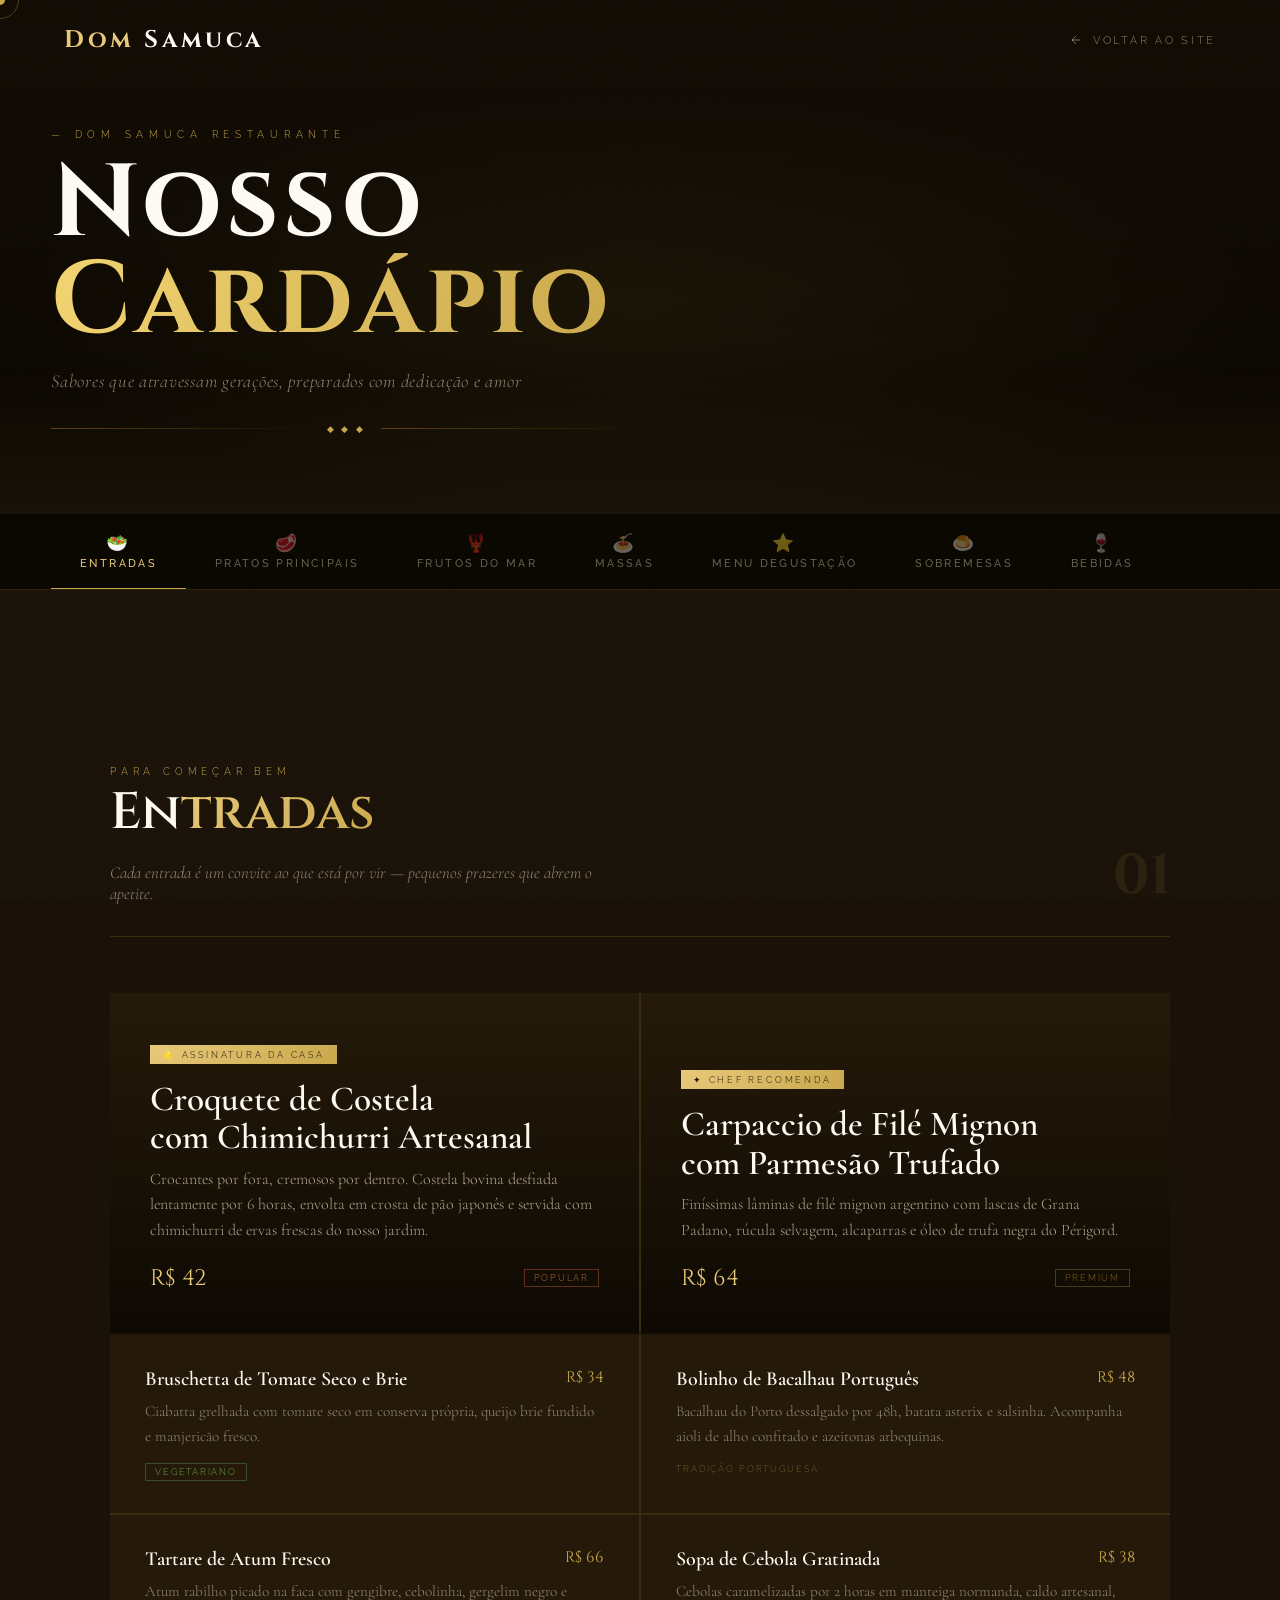
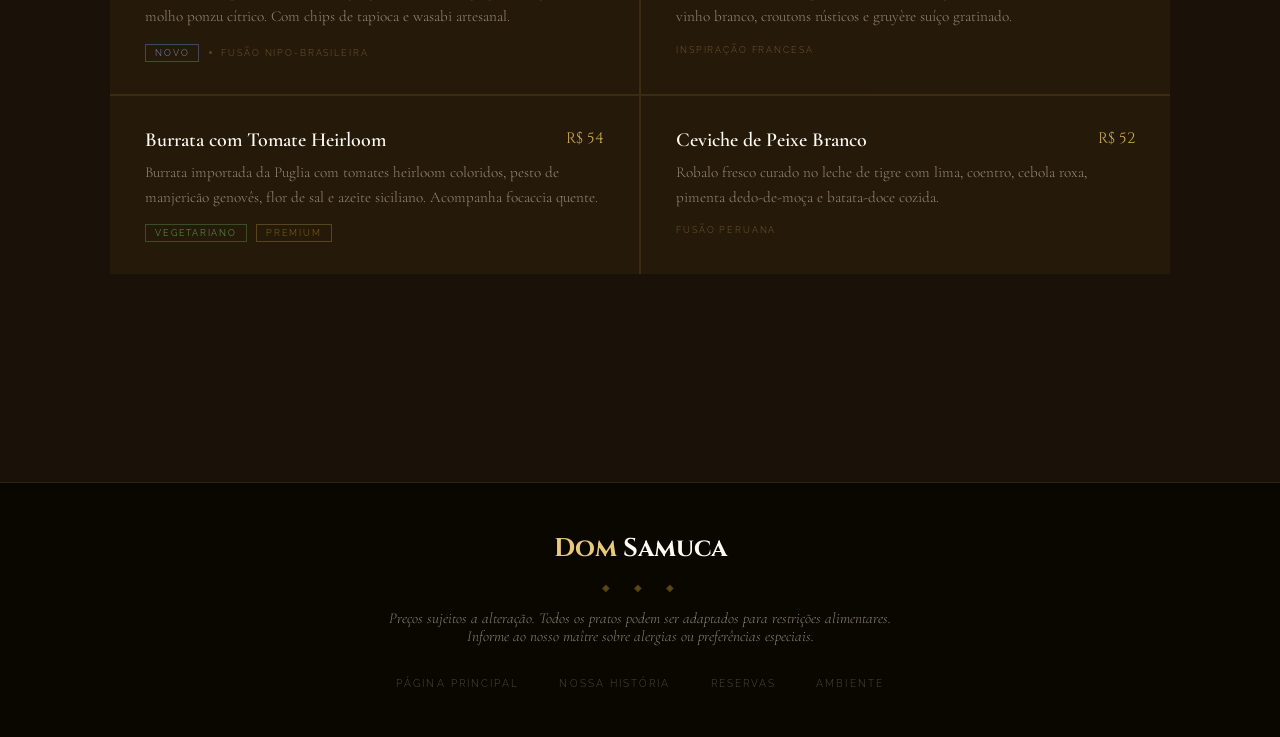
<file: cardapio.html>
<!DOCTYPE html>
<html lang="pt-BR">
<head>
  <meta charset="UTF-8"/>
  <meta name="viewport" content="width=device-width, initial-scale=1.0"/>
  <title>Cardápio — Dom Samuca</title>
  <link href="https://fonts.googleapis.com/css2?family=Cormorant+Garamond:ital,wght@0,300;0,400;0,500;0,600;1,300;1,400;1,600&family=Cinzel:wght@400;500;600;700&family=Raleway:wght@200;300;400;500;600&display=swap" rel="stylesheet"/>
  <link rel="stylesheet" href="style.css"/>
  <link rel="stylesheet" href="cardapio.css"/>
</head>
<body>

  <!-- CURSOR -->
  <div id="cursor"></div>
  <div id="cursor-ring"></div>

  <!-- NAV -->
  <nav id="navbar">
    <a class="nav-logo" href="index.html">Dom <span>Samuca</span></a>
    <a class="nav-back" href="index.html">
      <svg viewBox="0 0 24 24"><path d="M19 12H5M12 5l-7 7 7 7"/></svg>
      Voltar ao site
    </a>
  </nav>

  <!-- HERO -->
  <header class="menu-hero">
    <div class="menu-hero-bg"></div>
    <div class="menu-hero-inner">
      <p class="hero-eyebrow">Dom Samuca Restaurante</p>
      <h1>
        <span class="line1">Nosso</span>
        <span class="line2">Cardápio</span>
      </h1>
      <p class="hero-tagline">Sabores que atravessam gerações, preparados com dedicação e amor</p>
      <div class="hero-rule">
        <div class="hero-rule-line"></div>
        <span class="hero-rule-diamond">◆ ◆ ◆</span>
        <div class="hero-rule-line" style="background:linear-gradient(90deg,transparent,var(--gold-dim));transform:scaleX(-1);"></div>
      </div>
    </div>
  </header>

  <!-- STICKY CATEGORY NAV -->
  <div class="category-nav" id="catNav">
    <div class="category-nav-inner">
      <button class="cat-btn active" data-section="entradas"><span class="cat-icon">🥗</span>Entradas</button>
      <button class="cat-btn" data-section="principais"><span class="cat-icon">🥩</span>Pratos Principais</button>
      <button class="cat-btn" data-section="frutos"><span class="cat-icon">🦞</span>Frutos do Mar</button>
      <button class="cat-btn" data-section="massas"><span class="cat-icon">🍝</span>Massas</button>
      <button class="cat-btn" data-section="degustacao"><span class="cat-icon">⭐</span>Menu Degustação</button>
      <button class="cat-btn" data-section="sobremesas"><span class="cat-icon">🍮</span>Sobremesas</button>
      <button class="cat-btn" data-section="bebidas"><span class="cat-icon">🍷</span>Bebidas</button>
    </div>
  </div>

  <!-- MAIN BODY -->
  <main class="menu-body">

    <!-- ENTRADAS -->
    <section class="menu-section active" id="sec-entradas">
      <div class="section-head rv">
        <div class="section-head-left">
          <div class="section-cat-label">Para Começar Bem</div>
          <h2 class="section-title">En<em>tradas</em></h2>
          <p class="section-desc">Cada entrada é um convite ao que está por vir — pequenos prazeres que abrem o apetite.</p>
        </div>
        <div class="section-count">01</div>
      </div>
      <div class="featured-grid rv rv1">
        <div class="featured-card">
          <div class="featured-card-img" style="background-image:url('https://images.unsplash.com/photo-1541014741259-de529411b96a?w=900&q=80')"></div>
          <div class="featured-card-overlay"></div>
          <div class="featured-card-body">
            <span class="featured-badge">⭐ Assinatura da Casa</span>
            <div class="featured-name">Croquete de Costela<br/>com Chimichurri Artesanal</div>
            <div class="featured-desc">Crocantes por fora, cremosos por dentro. Costela bovina desfiada lentamente por 6 horas, envolta em crosta de pão japonês e servida com chimichurri de ervas frescas do nosso jardim.</div>
            <div class="featured-footer"><div class="featured-price">R$ 42</div><div class="featured-tags"><span class="tag hot">Popular</span></div></div>
          </div>
        </div>
        <div class="featured-card">
          <div class="featured-card-img" style="background-image:url('https://images.unsplash.com/photo-1580822184713-fc5400e7fe10?w=900&q=80')"></div>
          <div class="featured-card-overlay"></div>
          <div class="featured-card-body">
            <span class="featured-badge">✦ Chef Recomenda</span>
            <div class="featured-name">Carpaccio de Filé Mignon<br/>com Parmesão Trufado</div>
            <div class="featured-desc">Finíssimas lâminas de filé mignon argentino com lascas de Grana Padano, rúcula selvagem, alcaparras e óleo de trufa negra do Périgord.</div>
            <div class="featured-footer"><div class="featured-price">R$ 64</div><div class="featured-tags"><span class="tag">Premium</span></div></div>
          </div>
        </div>
      </div>
      <div class="items-grid rv rv2" style="margin-top:2px;">
        <div class="item-card"><div class="item-top"><div class="item-name">Bruschetta de Tomate Seco e Brie</div><div class="item-price">R$ 34</div></div><div class="item-desc">Ciabatta grelhada com tomate seco em conserva própria, queijo brie fundido e manjericão fresco.</div><div class="item-meta"><span class="tag veg">Vegetariano</span></div></div>
        <div class="item-card"><div class="item-top"><div class="item-name">Bolinho de Bacalhau Português</div><div class="item-price">R$ 48</div></div><div class="item-desc">Bacalhau do Porto dessalgado por 48h, batata asterix e salsinha. Acompanha aioli de alho confitado e azeitonas arbequinas.</div><div class="item-meta"><span class="item-origin">Tradição Portuguesa</span></div></div>
        <div class="item-card"><div class="item-top"><div class="item-name">Tartare de Atum Fresco</div><div class="item-price">R$ 66</div></div><div class="item-desc">Atum rabilho picado na faca com gengibre, cebolinha, gergelim negro e molho ponzu cítrico. Com chips de tapioca e wasabi artesanal.</div><div class="item-meta"><span class="tag new">Novo</span><span class="item-dot"></span><span class="item-origin">Fusão Nipo-Brasileira</span></div></div>
        <div class="item-card"><div class="item-top"><div class="item-name">Sopa de Cebola Gratinada</div><div class="item-price">R$ 38</div></div><div class="item-desc">Cebolas caramelizadas por 2 horas em manteiga normanda, caldo artesanal, vinho branco, croutons rústicos e gruyère suíço gratinado.</div><div class="item-meta"><span class="item-origin">Inspiração Francesa</span></div></div>
        <div class="item-card"><div class="item-top"><div class="item-name">Burrata com Tomate Heirloom</div><div class="item-price">R$ 54</div></div><div class="item-desc">Burrata importada da Puglia com tomates heirloom coloridos, pesto de manjericão genovês, flor de sal e azeite siciliano. Acompanha focaccia quente.</div><div class="item-meta"><span class="tag veg">Vegetariano</span><span class="tag">Premium</span></div></div>
        <div class="item-card"><div class="item-top"><div class="item-name">Ceviche de Peixe Branco</div><div class="item-price">R$ 52</div></div><div class="item-desc">Robalo fresco curado no leche de tigre com lima, coentro, cebola roxa, pimenta dedo-de-moça e batata-doce cozida.</div><div class="item-meta"><span class="item-origin">Fusão Peruana</span></div></div>
      </div>
    </section>

    <!-- PRATOS PRINCIPAIS -->
    <section class="menu-section" id="sec-principais">
      <div class="section-head rv">
        <div class="section-head-left">
          <div class="section-cat-label">O Coração do Cardápio</div>
          <h2 class="section-title">Pratos <em>Principais</em></h2>
          <p class="section-desc">Da brasa ao forno lento, cada prato é uma declaração de amor à gastronomia brasileira.</p>
        </div>
        <div class="section-count">02</div>
      </div>
      <div class="featured-grid rv rv1">
        <div class="featured-card">
          <div class="featured-card-img" style="background-image:url('https://images.unsplash.com/photo-1544025162-d76694265947?w=900&q=80')"></div>
          <div class="featured-card-overlay"></div>
          <div class="featured-card-body">
            <span class="featured-badge">👑 Estrela da Casa</span>
            <div class="featured-name">Costela Bovina Assada<br/>8 Horas no Forno</div>
            <div class="featured-desc">A costela entra ao forno às 6h. Temperada com sal grosso, alho e ervas silvestres. Desfiada na mesa. Acompanha purê de mandioca com manteiga e salada de agrião com amêndoas.</div>
            <div class="featured-footer"><div class="featured-price">R$ 115</div><div class="featured-tags"><span class="tag hot">Esgota Rápido</span></div></div>
          </div>
        </div>
        <div class="featured-card">
          <div class="featured-card-img" style="background-image:url('https://images.unsplash.com/photo-1558030006-450675393462?w=900&q=80')"></div>
          <div class="featured-card-overlay"></div>
          <div class="featured-card-body">
            <span class="featured-badge">🔥 Grelha da Casa</span>
            <div class="featured-name">Picanha Angus na Brasa<br/>com Farofa Especial</div>
            <div class="featured-desc">Picanha de raça angus certificada, grelhada na brasa de carvão de coco. Acompanha farofa de bacon artesanal, vinagrete de ervas frescas e arroz com brócolis gratinado.</div>
            <div class="featured-footer"><div class="featured-price">R$ 98</div><div class="featured-tags"><span class="tag">Assinatura</span></div></div>
          </div>
        </div>
      </div>
      <div class="items-grid rv rv2" style="margin-top:2px;">
        <div class="item-card"><div class="item-top"><div class="item-name">Medalhão de Filé Mignon ao Funghi</div><div class="item-price">R$ 128</div></div><div class="item-desc">Dois medalhões ao ponto com molho de vinho Malbec e funghi porcini importado, batatas rústicas ao alecrim e aspargos grelhados no azeite.</div><div class="item-meta"><span class="tag">Premium</span></div></div>
        <div class="item-card"><div class="item-top"><div class="item-name">Frango Caipira ao Molho Pardo</div><div class="item-price">R$ 78</div></div><div class="item-desc">Frango caipira criado solto, ao molho escuro tradicional mineiro, acompanha polenta cremosa com queijo canastra e couve mineira refogada.</div><div class="item-meta"><span class="item-origin">Cozinha Mineira</span></div></div>
        <div class="item-card"><div class="item-top"><div class="item-name">Moqueca de Peixe na Panela de Barro</div><div class="item-price">R$ 92</div></div><div class="item-desc">Namorado fresco em leite de coco baiano, azeite de dendê, tomates, pimentões e coentro. Servido na panela de barro com pirão cremoso e arroz de alho.</div><div class="item-meta"><span class="item-origin">Culinária Baiana</span></div></div>
        <div class="item-card"><div class="item-top"><div class="item-name">Rabada ao Molho Encorpado</div><div class="item-price">R$ 86</div></div><div class="item-desc">Rabo bovino cozido por 4 horas em molho de especiarias com vinho tinto e legumes. Acompanha polenta frita crocante e agrião fresco.</div><div class="item-meta"><span class="item-origin">Cozinha Carioca</span></div></div>
        <div class="item-card"><div class="item-top"><div class="item-name">Cordeiro ao Forno com Alho Confitado</div><div class="item-price">R$ 138</div></div><div class="item-desc">Pernil de cordeiro com ervas provençais, alho confitado e mostarda antiga. Acompanha ratatouille provençal e batatas fondant ao tomilho.</div><div class="item-meta"><span class="tag">Premium</span><span class="item-dot"></span><span class="item-origin">Inspiração Mediterrânea</span></div></div>
        <div class="item-card"><div class="item-top"><div class="item-name">Pato à Laranja Clássico</div><div class="item-price">R$ 108</div></div><div class="item-desc">Magret de pato com molho de laranja e grand marnier, acompanha purê de batata baroa e feijão branco com pancetta.</div><div class="item-meta"><span class="item-origin">Grande Clássico Francês</span></div></div>
      </div>
    </section>

    <!-- FRUTOS DO MAR -->
    <section class="menu-section" id="sec-frutos">
      <div class="section-head rv">
        <div class="section-head-left">
          <div class="section-cat-label">Do Mar à Mesa</div>
          <h2 class="section-title">Frutos <em>do Mar</em></h2>
          <p class="section-desc">Chegam frescos todas as manhãs do mercado central. Preparados com respeito ao produto e ao oceano.</p>
        </div>
        <div class="section-count">03</div>
      </div>
      <div class="featured-grid rv rv1">
        <div class="featured-card">
          <div class="featured-card-img" style="background-image:url('https://images.unsplash.com/photo-1565680018434-b513d5e5fd47?w=900&q=80')"></div>
          <div class="featured-card-overlay"></div>
          <div class="featured-card-body">
            <span class="featured-badge">🦞 Especialidade</span>
            <div class="featured-name">Lagosta Inteira Grelhada<br/>ao Azeite e Limão Siciliano</div>
            <div class="featured-desc">Lagosta de 600g grelhada com manteiga de ervas da Provence, limão siciliano e flor de sal. Acompanha batatas douradas e salada verde.</div>
            <div class="featured-footer"><div class="featured-price">R$ 195</div><div class="featured-tags"><span class="tag">Premium</span><span class="tag hot">Sazonal</span></div></div>
          </div>
        </div>
        <div class="featured-card">
          <div class="featured-card-img" style="background-image:url('https://images.unsplash.com/photo-1559742811-822873691df8?w=900&q=80')"></div>
          <div class="featured-card-overlay"></div>
          <div class="featured-card-body">
            <span class="featured-badge">⭐ Favorito</span>
            <div class="featured-name">Polvo à Lagareiro<br/>com Batatas Coradas</div>
            <div class="featured-desc">Polvo do Atlântico cozido em água do mar e louro, grelhado no azeite português com batatas coradas e alho assado inteiro.</div>
            <div class="featured-footer"><div class="featured-price">R$ 138</div><div class="featured-tags"><span class="tag">Tradicional</span></div></div>
          </div>
        </div>
      </div>
      <div class="items-grid rv rv2" style="margin-top:2px;">
        <div class="item-card"><div class="item-top"><div class="item-name">Camarão Jumbo ao Alho e Óleo</div><div class="item-price">R$ 108</div></div><div class="item-desc">Camarões VG do Nordeste no azeite com alho fatiado, pimenta calabresa e tomates cereja. Acompanha tagliolini fresco e arroz negro.</div><div class="item-meta"><span class="tag hot">Popular</span></div></div>
        <div class="item-card"><div class="item-top"><div class="item-name">Salmão Norueguês com Crosta de Ervas</div><div class="item-price">R$ 96</div></div><div class="item-desc">Filé de salmão com crosta de ervas finas e mostarda Dijon, purê de batata-doce e molho de maracujá com pimenta rosa.</div><div class="item-meta"><span class="item-origin">Noruega</span></div></div>
        <div class="item-card"><div class="item-top"><div class="item-name">Bacalhau à Brás Moderno</div><div class="item-price">R$ 112</div></div><div class="item-desc">Bacalhau desfiado com ovos orgânicos mexidos, batata palha artesanal, azeitonas kalamata e salsinha. Versão contemporânea do clássico português.</div><div class="item-meta"><span class="item-origin">Grande Clássico Português</span></div></div>
        <div class="item-card"><div class="item-top"><div class="item-name">Vieiras Grelhadas na Manteiga Negra</div><div class="item-price">R$ 128</div></div><div class="item-desc">Vieiras frescas seladas na manteiga negra sobre purê de couve-flor com trufas, chips de alcachofra e caviar de limão.</div><div class="item-meta"><span class="tag">Premium</span><span class="tag new">Novo</span></div></div>
      </div>
    </section>

    <!-- MASSAS -->
    <section class="menu-section" id="sec-massas">
      <div class="section-head rv">
        <div class="section-head-left">
          <div class="section-cat-label">Feitas à Mão Diariamente</div>
          <h2 class="section-title">Massas <em>Frescas</em></h2>
          <p class="section-desc">Preparadas diariamente com semolina italiana e ovos caipiras da nossa cozinha.</p>
        </div>
        <div class="section-count">04</div>
      </div>
      <div class="line-menu rv rv1">
        <div class="line-item"><div class="line-left"><div class="line-name">Tagliatelle ao Ragù de Ossobuco</div><div class="line-desc">Fita fresca ao ragù lento de ossobuco vitela, vinho branco, gremolata e parmesão Reggiano ralado na hora.</div><div class="item-meta" style="margin-top:.5rem;"><span class="tag">Especial</span></div></div><div class="line-right"><div class="line-price">R$ 88</div><div class="line-sub">Para 1 pessoa</div></div></div>
        <div class="line-item"><div class="line-left"><div class="line-name">Pappardelle com Funghi Porcini e Trufas</div><div class="line-desc">Massa larga fresca com funghi porcini importado, manteiga de ervas, creme fresco e raspas de trufa negra. Finalizada com parmesão.</div><div class="item-meta" style="margin-top:.5rem;"><span class="tag veg">Vegetariano</span><span class="tag">Premium</span></div></div><div class="line-right"><div class="line-price">R$ 94</div><div class="line-sub">Para 1 pessoa</div></div></div>
        <div class="line-item"><div class="line-left"><div class="line-name">Fettuccine Carbonara Clássico</div><div class="line-desc">Receita romana original com guanciale importado, pecorino romano, pimenta preta e gema de ovos caipiras. Sem creme — a tradição proíbe.</div><div class="item-meta" style="margin-top:.5rem;"><span class="item-origin">Receita Romana Original</span></div></div><div class="line-right"><div class="line-price">R$ 72</div><div class="line-sub">Para 1 pessoa</div></div></div>
        <div class="line-item"><div class="line-left"><div class="line-name">Ravioli de Ricota e Espinafre</div><div class="line-desc">Massa recheada com ricota fresca, espinafre com alho e noz moscada. Molho de manteiga e sálvia com pignoli torrados.</div><div class="item-meta" style="margin-top:.5rem;"><span class="tag veg">Vegetariano</span></div></div><div class="line-right"><div class="line-price">R$ 78</div><div class="line-sub">Para 1 pessoa</div></div></div>
        <div class="line-item"><div class="line-left"><div class="line-name">Lasanha da Nonna</div><div class="line-desc">Camadas de massa fresca, ragù bolognesa cozido por 4 horas, béchamel cremoso e três queijos italianos gratinados. Porção generosa.</div><div class="item-meta" style="margin-top:.5rem;"><span class="item-origin">Receita da Família</span></div></div><div class="line-right"><div class="line-price">R$ 68</div><div class="line-sub">Para 1 pessoa</div></div></div>
        <div class="line-item"><div class="line-left"><div class="line-name">Gnocchi de Batata ao Gorgonzola</div><div class="line-desc">Nhoque de batata baroa feito à mão em molho de gorgonzola DOP, creme fresco e nozes caramelizadas. Finalizado com mel de ervas.</div><div class="item-meta" style="margin-top:.5rem;"><span class="tag veg">Vegetariano</span><span class="tag hot">Popular</span></div></div><div class="line-right"><div class="line-price">R$ 74</div><div class="line-sub">Para 1 pessoa</div></div></div>
      </div>
    </section>

    <!-- MENU DEGUSTAÇÃO -->
    <section class="menu-section" id="sec-degustacao">
      <div class="section-head rv">
        <div class="section-head-left">
          <div class="section-cat-label">Uma Jornada Gastronômica</div>
          <h2 class="section-title">Menu <em>Degustação</em></h2>
          <p class="section-desc">Seis momentos compostos pelo Chef para revelar o melhor da nossa cozinha.</p>
        </div>
        <div class="section-count">05</div>
      </div>
      <div class="tasting-wrap rv rv1">
        <div class="tasting-steps">
          <div class="tasting-step"><div class="step-num">01</div><div class="step-body"><div class="step-course">Amuse-Bouche</div><div class="step-name">Boas-Vindas da Cozinha</div><div class="step-desc">Uma pequena surpresa do Chef — um bocado de cada estação, apresentado em colher de porcelana ou pedra. Muda semanalmente.</div></div></div>
          <div class="tasting-step"><div class="step-num">02</div><div class="step-body"><div class="step-course">Entrada Fria</div><div class="step-name">Tartare de Atum com Caviar Brasileiro</div><div class="step-desc">Atum rabilho fresco com caviar de esturjão produzido em Santa Catarina, creme azedo, pepino em gel e flores comestíveis.</div></div></div>
          <div class="tasting-step"><div class="step-num">03</div><div class="step-body"><div class="step-course">Entrada Quente</div><div class="step-name">Vieira Selada com Velouté de Milho Verde</div><div class="step-desc">Vieira fresca selada em manteiga negra sobre velouté de milho verde criollo, espuma de parmesão e óleo de páprica fumada.</div></div></div>
          <div class="tasting-step"><div class="step-num">04</div><div class="step-body"><div class="step-course">Intermediário</div><div class="step-name">Sorbet de Maracujá com Espumante</div><div class="step-desc">Sorbet artesanal de maracujá da Bahia para limpar o palato, servido com uma colher de espumante brut da Serra Gaúcha.</div></div></div>
          <div class="tasting-step"><div class="step-num">05</div><div class="step-body"><div class="step-course">Prato Principal</div><div class="step-name">Filé Mignon com Creme de Mandioca e Caviar</div><div class="step-desc">Tournedos de filé mignon em crosta de ervas com molho perigourdine e caviar brasileiro, sobre creme de mandioca e legumes glaceados.</div></div></div>
          <div class="tasting-step"><div class="step-num">06</div><div class="step-body"><div class="step-course">Sobremesa</div><div class="step-name">Chocolate Valrhona com Sorvete de Cupuaçu</div><div class="step-desc">Ganache de chocolate Valrhona 70% com sorvete de cupuaçu amazônico, praliné de castanha-do-pará e folha de ouro alimentar.</div></div></div>
        </div>
        <div class="tasting-sidebar">
          <div class="tasting-sidebar-title">Valores do Menu</div>
          <div class="tasting-price-row"><span class="tasting-price-label">Menu sem harmonização</span><span class="tasting-price-val">R$ 260</span></div>
          <div class="tasting-price-row"><span class="tasting-price-label">Com harmonização de vinhos</span><span class="tasting-price-val">R$ 420</span></div>
          <div class="tasting-price-row"><span class="tasting-price-label">Harmonização premium</span><span class="tasting-price-val">R$ 580</span></div>
          <p class="tasting-note">Servido apenas para mesa completa, à noite, de quinta a sábado. Reserva obrigatória com 24h de antecedência. Duração média: 3 horas.</p>
          <a href="index.html#reservas" class="btn-gold tasting-cta"><span>Reservar Mesa</span></a>
        </div>
      </div>
    </section>

    <!-- SOBREMESAS -->
    <section class="menu-section" id="sec-sobremesas">
      <div class="section-head rv">
        <div class="section-head-left">
          <div class="section-cat-label">O Final Perfeito</div>
          <h2 class="section-title">Sobre<em>mesas</em></h2>
          <p class="section-desc">Preparadas diariamente pela nossa confeiteira. O final ideal para uma refeição memorável.</p>
        </div>
        <div class="section-count">06</div>
      </div>
      <div class="featured-grid rv rv1">
        <div class="featured-card">
          <div class="featured-card-img" style="background-image:url('https://images.unsplash.com/photo-1551024506-0bccd828d307?w=900&q=80')"></div>
          <div class="featured-card-overlay"></div>
          <div class="featured-card-body">
            <span class="featured-badge">💛 Clássico da Casa</span>
            <div class="featured-name">Pudim de Leite<br/>Condensado da Vovó</div>
            <div class="featured-desc">A receita original da família, passada há três gerações. Textura aveludada, calda de caramelo amargo e uma pitada de flor de sal.</div>
            <div class="featured-footer"><div class="featured-price">R$ 28</div><div class="featured-tags"><span class="tag hot">O Mais Pedido</span></div></div>
          </div>
        </div>
        <div class="featured-card">
          <div class="featured-card-img" style="background-image:url('https://images.unsplash.com/photo-1563805042-7684c019e1cb?w=900&q=80')"></div>
          <div class="featured-card-overlay"></div>
          <div class="featured-card-body">
            <span class="featured-badge">🍫 Chef Recomenda</span>
            <div class="featured-name">Petit Gâteau de Chocolate<br/>Valrhona</div>
            <div class="featured-desc">Chocolate Valrhona 70% com coração derretido, sorvete de baunilha de Madagascar e calda de frutas vermelhas frescas.</div>
            <div class="featured-footer"><div class="featured-price">R$ 38</div><div class="featured-tags"><span class="tag">Premium</span></div></div>
          </div>
        </div>
      </div>
      <div class="items-grid rv rv2" style="margin-top:2px;">
        <div class="item-card"><div class="item-top"><div class="item-name">Romeu e Julieta da Serra</div><div class="item-price">R$ 26</div></div><div class="item-desc">Queijo minas artesanal curado 30 dias com goiabada cascão de Minas, mel de flores silvestres e nozes.</div><div class="item-meta"><span class="item-origin">Tradição Mineira</span></div></div>
        <div class="item-card"><div class="item-top"><div class="item-name">Pavê de Brigadeiro Belga</div><div class="item-price">R$ 34</div></div><div class="item-desc">Biscoito champagne no café espresso, creme de brigadeiro com chocolate belga 54% e granulado artesanal com crocante de castanha.</div><div class="item-meta"><span class="tag new">Novo</span></div></div>
        <div class="item-card"><div class="item-top"><div class="item-name">Crème Brûlée de Maracujá</div><div class="item-price">R$ 32</div></div><div class="item-desc">Creme de baunilha de Madagascar com polpa de maracujá, caramelizado com maçarico. Tuile de amêndoa e chantilly levemente adoçado.</div><div class="item-meta"><span class="tag veg">Vegetariano</span></div></div>
        <div class="item-card"><div class="item-top"><div class="item-name">Torta de Limão Siciliano</div><div class="item-price">R$ 30</div></div><div class="item-desc">Creme azedo de limão siciliano sobre massa sablée de amêndoas, merengue italiano tostado e gelo de limão com raspas confitadas.</div><div class="item-meta"><span class="tag veg">Vegetariano</span><span class="tag hot">Popular</span></div></div>
      </div>
    </section>

    <!-- BEBIDAS -->
    <section class="menu-section" id="sec-bebidas">
      <div class="section-head rv">
        <div class="section-head-left">
          <div class="section-cat-label">Carta de Bebidas</div>
          <h2 class="section-title">Be<em>bidas</em></h2>
          <p class="section-desc">Curada pelo nosso sommelier para completar cada experiência à mesa.</p>
        </div>
        <div class="section-count">07</div>
      </div>
      <div class="drinks-cols rv rv1">
        <div>
          <div class="drinks-col-title">🍷 Vinhos Tintos</div>
          <div class="line-menu">
            <div class="line-item"><div class="line-left"><div class="line-name">Dom Samuca Reserva — Malbec</div><div class="line-desc">Seleção exclusiva. Notas de ameixa, cedro e chocolate. Corpo pleno.</div></div><div class="line-right"><div class="line-price">R$ 42/taça</div><div class="line-sub">R$ 168 garrafa</div></div></div>
            <div class="line-item"><div class="line-left"><div class="line-name">Miolo Lote 43 — Cabernet Franc</div><div class="line-desc">Serra Gaúcha. Taninos sedosos, acidez equilibrada e longa persistência.</div></div><div class="line-right"><div class="line-price">R$ 38/taça</div><div class="line-sub">R$ 148 garrafa</div></div></div>
            <div class="line-item"><div class="line-left"><div class="line-name">Don Melchor — Cabernet Sauvignon</div><div class="line-desc">Chile, Puente Alto. Referência sul-americana. Frutas negras e especiarias.</div></div><div class="line-right"><div class="line-price">—</div><div class="line-sub">R$ 420 garrafa</div></div></div>
          </div>
          <div class="drinks-col-title" style="margin-top:2.5rem;">🥂 Espumantes e Brancos</div>
          <div class="line-menu">
            <div class="line-item"><div class="line-left"><div class="line-name">Chandon Brut Rosé</div><div class="line-desc">Nacional. Borbulhas finas, morango fresco e toque de brioche.</div></div><div class="line-right"><div class="line-price">R$ 32/taça</div><div class="line-sub">R$ 128 garrafa</div></div></div>
            <div class="line-item"><div class="line-left"><div class="line-name">Vinho Verde Alvarinho</div><div class="line-desc">Portugal. Acidez refrescante, notas de limão e ervas frescas. Ideal para frutos do mar.</div></div><div class="line-right"><div class="line-price">R$ 36/taça</div><div class="line-sub">R$ 138 garrafa</div></div></div>
          </div>
        </div>
        <div>
          <div class="drinks-col-title">🍹 Drinques e Coquetéis</div>
          <div class="line-menu">
            <div class="line-item"><div class="line-left"><div class="line-name">Caipirinha Dom Samuca</div><div class="line-desc">Cachaça Leblon envelhecida, limão tahiti, demerara e uma pitada de sal.</div></div><div class="line-right"><div class="line-price">R$ 32</div></div></div>
            <div class="line-item"><div class="line-left"><div class="line-name">Negroni da Casa</div><div class="line-desc">Gin Monkey 47, Campari, Vermute Rosso. Servido no copo gelado com raspas de laranja.</div></div><div class="line-right"><div class="line-price">R$ 38</div></div></div>
            <div class="line-item"><div class="line-left"><div class="line-name">Aperol Spritz</div><div class="line-desc">Aperol, Prosecco italiano e água com gás. Com laranja e azeitonas.</div></div><div class="line-right"><div class="line-price">R$ 34</div></div></div>
            <div class="line-item"><div class="line-left"><div class="line-name">Passion Gold</div><div class="line-desc">Vodka premium, maracujá fresco, mel orgânico, limão siciliano e espumante brut. Assinatura da casa.</div></div><div class="line-right"><div class="line-price">R$ 42</div><div class="line-sub">Exclusivo</div></div></div>
          </div>
          <div class="drinks-col-title" style="margin-top:2.5rem;">🌿 Sem Álcool e Especiais</div>
          <div class="line-menu">
            <div class="line-item"><div class="line-left"><div class="line-name">Suco de Cupuaçu com Mel</div><div class="line-desc">Fruta amazônica fresca, mel orgânico e limão siciliano.</div></div><div class="line-right"><div class="line-price">R$ 18</div></div></div>
            <div class="line-item"><div class="line-left"><div class="line-name">Água de Coco Verde na Casca</div><div class="line-desc">Coco verde do litoral fluminense, servido na casca com canudo de bambu.</div></div><div class="line-right"><div class="line-price">R$ 14</div></div></div>
            <div class="line-item"><div class="line-left"><div class="line-name">Limonada Suíça</div><div class="line-desc">Limão tahiti com leite condensado e creme de leite fresco. O clássico que nunca sai de moda.</div></div><div class="line-right"><div class="line-price">R$ 16</div></div></div>
          </div>
        </div>
      </div>
    </section>

  </main>

  <!-- FOOTER -->
  <footer class="menu-footer">
    <div class="footer-logo">Dom <span>Samuca</span></div>
    <div class="footer-ornament">◆ &nbsp; ◆ &nbsp; ◆</div>
    <p class="footer-note">
      Preços sujeitos a alteração. Todos os pratos podem ser adaptados para restrições alimentares.<br/>
      Informe ao nosso maître sobre alergias ou preferências especiais.
    </p>
    <div class="footer-links-row">
      <a href="index.html">Página Principal</a>
      <a href="index.html#sobre">Nossa História</a>
      <a href="index.html#reservas">Reservas</a>
      <a href="index.html#ambiente">Ambiente</a>
    </div>
  </footer>

  <script src="utils.js"></script>
  <script src="cardapio.js"></script>
</body>
</html>
</file>
<file: style.css>
/* ══════════════════════════════════════════════
   DOM SAMUCA — Estilos Compartilhados
   ══════════════════════════════════════════════ */

:root {
  --gold:        #C9A84C;
  --gold-light:  #E8C97A;
  --gold-bright: #F2D472;
  --gold-dark:   #8B6914;
  --gold-dim:    #5C460D;
  --white:       #FDFAF3;
  --off-white:   #F8F2E0;
  --cream:       #F0E6C8;
  --dark:        #1A1208;
  --dark2:       #2C2010;
  --dark3:       #251A0A;
  --dark4:       #2F2210;
  --text-muted:  rgba(240, 230, 200, 0.55);
  --border:      rgba(201, 168, 76, 0.18);
}

/* ── RESET ── */
*, *::before, *::after {
  box-sizing: border-box;
  margin: 0;
  padding: 0;
}

html { scroll-behavior: smooth; }

body {
  background-color: var(--dark);
  color: var(--white);
  font-family: 'Raleway', sans-serif;
  font-weight: 300;
  overflow-x: hidden;
  cursor: none;
}

/* ── SCROLLBAR ── */
::-webkit-scrollbar { width: 5px; }
::-webkit-scrollbar-track { background: var(--dark); }
::-webkit-scrollbar-thumb { background: var(--gold-dim); border-radius: 10px; }

/* ── CURSOR ── */
#cursor {
  position: fixed; top: 0; left: 0; z-index: 9999;
  pointer-events: none;
  width: 10px; height: 10px;
  border-radius: 50%;
  background: var(--gold);
  transform: translate(-50%, -50%);
  transition: width .3s, height .3s, background .3s;
}
#cursor-ring {
  position: fixed; top: 0; left: 0; z-index: 9998;
  pointer-events: none;
  width: 38px; height: 38px;
  border-radius: 50%;
  border: 1px solid rgba(201, 168, 76, .5);
  transform: translate(-50%, -50%);
  transition: width .4s, height .4s;
  opacity: 0.6;
}

/* ── NAV ── */
nav {
  position: fixed; top: 0; left: 0; right: 0; z-index: 1000;
  display: flex; justify-content: space-between; align-items: center;
  padding: 1.5rem 5%;
  transition: background .5s ease, padding .4s ease;
}
nav.scrolled {
  background: rgba(20, 12, 4, 0.96);
  backdrop-filter: blur(12px);
  padding: 1rem 5%;
  border-bottom: 1px solid var(--border);
}
.nav-logo {
  font-family: 'Cinzel', serif;
  font-size: 1.5rem; font-weight: 700;
  letter-spacing: .15em;
  color: var(--gold-light);
  text-decoration: none;
}
.nav-logo span { color: var(--white); }

/* ── BUTTONS ── */
.btn-primary {
  font-family: 'Raleway', sans-serif;
  font-size: .75rem; letter-spacing: .25em; text-transform: uppercase;
  color: var(--dark);
  background: linear-gradient(135deg, var(--gold-light), var(--gold));
  border: none; padding: 1rem 2.5rem;
  text-decoration: none; display: inline-block;
  position: relative; overflow: hidden;
  transition: all .4s;
  clip-path: polygon(8px 0%, 100% 0%, calc(100% - 8px) 100%, 0% 100%);
  cursor: none;
}
.btn-primary::before {
  content: ''; position: absolute; inset: 0;
  background: linear-gradient(135deg, var(--gold), var(--gold-dark));
  opacity: 0; transition: opacity .4s;
}
.btn-primary:hover::before { opacity: 1; }
.btn-primary span { position: relative; z-index: 1; }

.btn-secondary {
  font-family: 'Raleway', sans-serif;
  font-size: .75rem; letter-spacing: .25em; text-transform: uppercase;
  color: var(--gold-light);
  background: transparent;
  border: 1px solid var(--gold-dark);
  padding: 1rem 2.5rem;
  text-decoration: none; display: inline-block;
  transition: all .4s;
  clip-path: polygon(8px 0%, 100% 0%, calc(100% - 8px) 100%, 0% 100%);
  cursor: none;
}
.btn-secondary:hover {
  background: rgba(201, 168, 76, .1);
  border-color: var(--gold);
  color: var(--gold);
}

.btn-gold {
  display: inline-block;
  font-family: 'Raleway', sans-serif;
  font-size: .7rem; letter-spacing: .25em; text-transform: uppercase;
  color: var(--dark);
  background: linear-gradient(135deg, var(--gold-light), var(--gold));
  border: none; padding: .9rem 2.2rem;
  text-decoration: none;
  clip-path: polygon(7px 0%, 100% 0%, calc(100% - 7px) 100%, 0% 100%);
  position: relative; overflow: hidden; transition: all .4s;
  cursor: none;
}
.btn-gold::before {
  content: ''; position: absolute; inset: 0;
  background: linear-gradient(135deg, var(--gold), var(--gold-dark));
  opacity: 0; transition: opacity .4s;
}
.btn-gold:hover::before { opacity: 1; }
.btn-gold span { position: relative; z-index: 1; }

.btn-outline {
  display: inline-block;
  font-family: 'Raleway', sans-serif;
  font-size: .7rem; letter-spacing: .25em; text-transform: uppercase;
  color: var(--gold-light); background: transparent;
  border: 1px solid var(--gold-dim); padding: .9rem 2.2rem;
  text-decoration: none;
  clip-path: polygon(7px 0%, 100% 0%, calc(100% - 7px) 100%, 0% 100%);
  transition: all .4s; cursor: none;
}
.btn-outline:hover {
  background: rgba(201, 168, 76, .1);
  border-color: var(--gold);
}

/* ── SECTION BASE ── */
section { padding: 7rem 5%; }

.section-label {
  font-size: .65rem; letter-spacing: .5em; text-transform: uppercase;
  color: var(--gold);
  margin-bottom: .75rem;
  display: flex; align-items: center; gap: 1rem;
}
.section-label::before {
  content: ''; display: block;
  width: 40px; height: 1px;
  background: var(--gold);
}
.section-title {
  font-family: 'Cinzel', serif;
  font-size: clamp(1.8rem, 4vw, 3rem);
  font-weight: 600; line-height: 1.1;
  color: var(--white); margin-bottom: 1.5rem;
}
.section-title em {
  font-style: normal;
  background: linear-gradient(135deg, var(--gold-light), var(--gold));
  -webkit-background-clip: text;
  -webkit-text-fill-color: transparent;
  background-clip: text;
}
.section-text {
  font-family: 'Cormorant Garamond', serif;
  font-size: 1.15rem; line-height: 1.8;
  color: rgba(245, 230, 184, .75);
}

/* ── TAGS ── */
.tag {
  font-size: .55rem; letter-spacing: .2em; text-transform: uppercase;
  border: 1px solid rgba(201, 168, 76, .3);
  color: var(--gold-dark);
  padding: 3px 9px;
}
.tag.hot  { border-color: rgba(220, 100, 60, .4); color: rgba(220, 140, 80, .8); }
.tag.veg  { border-color: rgba(80, 160, 80, .4);  color: rgba(120, 200, 100, .8); }
.tag.new  { border-color: rgba(100, 140, 220, .4); color: rgba(140, 170, 240, .8); }

/* ── SCROLL REVEAL ── */
.reveal, .rv {
  opacity: 0;
  transform: translateY(40px);
  transition: opacity .8s ease, transform .8s ease;
}
.reveal.visible, .rv.vis { opacity: 1; transform: translateY(0); }
.reveal-delay-1, .rv1 { transition-delay: .1s; }
.reveal-delay-2, .rv2 { transition-delay: .2s; }
.reveal-delay-3, .rv3 { transition-delay: .35s; }
.reveal-delay-4, .rv4 { transition-delay: .5s; }

/* ── MOBILE ── */
@media (max-width: 768px) {
  #cursor, #cursor-ring { display: none; }
  body { cursor: auto; }
  a, button { cursor: pointer; }
  section { padding: 5rem 5%; }
}
</file>
<file: cardapio.css>
/* ══════════════════════════════════════════════
   DOM SAMUCA — cardapio.css (Página de Cardápio)
   Importa: style.css (base)
   ══════════════════════════════════════════════ */

/* ── NOISE TEXTURE ── */
body::before {
  content: '';
  position: fixed; inset: 0; z-index: 0; pointer-events: none;
  opacity: .025;
  background-image: url("data:image/svg+xml,%3Csvg viewBox='0 0 256 256' xmlns='http://www.w3.org/2000/svg'%3E%3Cfilter id='noise'%3E%3CfeTurbulence type='fractalNoise' baseFrequency='0.9' numOctaves='4' stitchTiles='stitch'/%3E%3C/filter%3E%3Crect width='100%25' height='100%25' filter='url(%23noise)'/%3E%3C/svg%3E");
  background-size: 200px;
}

/* ── NAV BACK ── */
.nav-back {
  display: flex; align-items: center; gap: .6rem;
  font-size: .68rem; letter-spacing: .25em; text-transform: uppercase;
  color: var(--text-muted); text-decoration: none; transition: color .3s;
}
.nav-back:hover { color: var(--gold-light); }
.nav-back svg {
  width: 14px; height: 14px;
  fill: none; stroke: currentColor; stroke-width: 1.5;
  transition: transform .3s;
}
.nav-back:hover svg { transform: translateX(-3px); }

/* ── HERO ── */
.menu-hero {
  position: relative; min-height: 52vh;
  display: flex; flex-direction: column; justify-content: flex-end;
  padding: 0 4% 5rem; overflow: hidden;
}
.menu-hero-bg {
  position: absolute; inset: 0; z-index: 0;
  background:
    linear-gradient(to bottom, rgba(12,8,2,.55) 0%, rgba(12,8,2,.92) 75%, #1a1208 100%),
    url('https://images.unsplash.com/photo-1414235077428-338989a2e8c0?w=1800&q=80') center/cover no-repeat;
}
.menu-hero-bg::after {
  content: ''; position: absolute; inset: 0;
  background: radial-gradient(ellipse 70% 60% at 50% 60%, rgba(201,168,76,.07) 0%, transparent 70%);
}
.menu-hero-inner {
  position: relative; z-index: 1;
  max-width: 1300px; margin: 0 auto; width: 100%;
  padding-top: 8rem;
}
.hero-eyebrow {
  font-size: .65rem; letter-spacing: .55em; text-transform: uppercase;
  color: var(--gold); margin-bottom: 1rem;
  opacity: 0; transform: translateY(24px);
  animation: fadeUp .8s ease .2s forwards;
}
.hero-eyebrow::before { content: '— '; }
.menu-hero h1 {
  font-family: 'Cinzel', serif; font-weight: 700;
  font-size: clamp(3.2rem, 8vw, 7rem); line-height: .95; letter-spacing: .04em;
  opacity: 0; transform: translateY(24px);
  animation: fadeUp .9s ease .4s forwards;
}
.menu-hero h1 .line1 { display: block; color: var(--white); }
.menu-hero h1 .line2 {
  display: block;
  background: linear-gradient(110deg, var(--gold-bright) 0%, var(--gold) 50%, var(--gold-dark) 100%);
  -webkit-background-clip: text; -webkit-text-fill-color: transparent; background-clip: text;
}
.hero-tagline {
  font-family: 'Cormorant Garamond', serif; font-style: italic; font-size: 1.15rem;
  color: var(--text-muted); margin-top: 1.2rem; letter-spacing: .04em;
  opacity: 0; transform: translateY(24px);
  animation: fadeUp .8s ease .6s forwards;
}
.hero-rule {
  display: flex; align-items: center; gap: 1rem; margin-top: 2rem;
  opacity: 0; transform: translateY(24px);
  animation: fadeUp .8s ease .7s forwards;
}
.hero-rule-line { flex: 1; height: 1px; background: linear-gradient(90deg, var(--gold-dim), transparent); max-width: 260px; }
.hero-rule-diamond { font-size: .55rem; color: var(--gold); letter-spacing: .3em; }

@keyframes fadeUp { to { opacity: 1; transform: translateY(0); } }

/* ── CATEGORY NAV ── */
.category-nav {
  position: sticky; top: 68px; z-index: 800;
  background: rgba(12,8,2,.97);
  backdrop-filter: blur(16px);
  border-bottom: 1px solid var(--border);
}
.category-nav-inner {
  max-width: 1300px; margin: 0 auto; padding: 0 4%;
  display: flex; overflow-x: auto; scrollbar-width: none;
}
.category-nav-inner::-webkit-scrollbar { display: none; }
.cat-btn {
  flex-shrink: 0;
  display: flex; flex-direction: column; align-items: center; gap: 4px;
  padding: 1.1rem 1.8rem;
  background: none; border: none; border-bottom: 2px solid transparent;
  color: rgba(240,230,200,.4);
  font-family: 'Raleway', sans-serif; font-size: .68rem; font-weight: 500;
  letter-spacing: .22em; text-transform: uppercase;
  cursor: none; transition: color .3s, border-color .3s;
  position: relative; top: 1px; white-space: nowrap;
}
.cat-btn .cat-icon { font-size: 1.1rem; display: block; }
.cat-btn.active { color: var(--gold-light); border-bottom-color: var(--gold); }
.cat-btn:hover  { color: var(--cream); }

/* ── MAIN LAYOUT ── */
.menu-body { max-width: 1300px; margin: 0 auto; padding: 4rem 4% 6rem; }

/* ── SECTION ── */
.menu-section { display: none; }
.menu-section.active { display: block; animation: sectionIn .5s ease; }
@keyframes sectionIn { from { opacity: 0; transform: translateY(18px); } to { opacity: 1; transform: translateY(0); } }

.section-head {
  display: flex; align-items: flex-end; justify-content: space-between;
  margin-bottom: 3.5rem; padding-bottom: 2rem;
  border-bottom: 1px solid var(--border);
  gap: 2rem; flex-wrap: wrap;
}
.section-cat-label {
  font-size: .6rem; letter-spacing: .5em; text-transform: uppercase;
  color: var(--gold); margin-bottom: .6rem;
}
.section-title {
  font-family: 'Cinzel', serif;
  font-size: clamp(2rem, 4vw, 3.2rem);
  font-weight: 600; color: var(--white); line-height: 1;
}
.section-title em {
  font-style: normal;
  background: linear-gradient(135deg, var(--gold-light), var(--gold));
  -webkit-background-clip: text; -webkit-text-fill-color: transparent; background-clip: text;
}
.section-desc {
  font-family: 'Cormorant Garamond', serif; font-size: 1.05rem; font-style: italic;
  color: var(--text-muted); margin-top: .8rem; max-width: 500px;
}
.section-count {
  font-family: 'Cinzel', serif; font-size: 3.5rem; font-weight: 700;
  color: rgba(201,168,76,.1); line-height: 1; letter-spacing: -.02em; user-select: none;
}

/* ── FEATURED CARDS ── */
.featured-grid {
  display: grid; grid-template-columns: 1fr 1fr;
  gap: 2px; margin-bottom: 2px; background: var(--border);
}
.featured-card {
  position: relative; overflow: hidden;
  background: var(--dark3); min-height: 340px;
  display: flex; flex-direction: column; justify-content: flex-end;
}
.featured-card-img {
  position: absolute; inset: 0;
  background-size: cover; background-position: center;
  filter: brightness(.55) sepia(20%);
  transition: transform .8s, filter .5s;
}
.featured-card:hover .featured-card-img { transform: scale(1.06); filter: brightness(.7) sepia(5%); }
.featured-card-overlay {
  position: absolute; inset: 0;
  background: linear-gradient(to top, rgba(12,8,2,.95) 0%, rgba(12,8,2,.4) 55%, transparent 100%);
}
.featured-card-body { position: relative; z-index: 1; padding: 2.5rem; }
.featured-badge {
  display: inline-block; margin-bottom: 1rem;
  font-size: .58rem; letter-spacing: .3em; text-transform: uppercase;
  color: var(--dark);
  background: linear-gradient(135deg, var(--gold-light), var(--gold));
  padding: 4px 12px;
}
.featured-name {
  font-family: 'Cormorant Garamond', serif; font-weight: 600;
  font-size: clamp(1.5rem, 2.8vw, 2.2rem); line-height: 1.1;
  color: var(--white); margin-bottom: .6rem;
}
.featured-desc {
  font-family: 'Cormorant Garamond', serif; font-size: 1rem;
  color: rgba(240,230,200,.7); line-height: 1.6; margin-bottom: 1.2rem;
}
.featured-footer { display: flex; align-items: center; justify-content: space-between; }
.featured-price { font-family: 'Cinzel', serif; font-size: 1.4rem; color: var(--gold-light); }
.featured-tags { display: flex; gap: .5rem; flex-wrap: wrap; }

/* ── ITEMS GRID ── */
.items-grid {
  display: grid; grid-template-columns: repeat(auto-fill, minmax(360px, 1fr));
  gap: 2px; background: var(--border);
}
.item-card {
  background: var(--dark3); padding: 2rem 2.2rem;
  position: relative; overflow: hidden; transition: background .35s;
}
.item-card::after {
  content: ''; position: absolute; bottom: 0; left: 0; right: 0; height: 1px;
  background: linear-gradient(90deg, transparent, var(--gold-dim), transparent);
  transform: scaleX(0); transition: transform .4s;
}
.item-card:hover { background: var(--dark4); }
.item-card:hover::after { transform: scaleX(1); }
.item-top { display: flex; justify-content: space-between; align-items: flex-start; margin-bottom: .5rem; gap: 1rem; }
.item-name {
  font-family: 'Cormorant Garamond', serif; font-weight: 600;
  font-size: 1.25rem; color: var(--white); line-height: 1.2; flex: 1;
}
.item-price { font-family: 'Cinzel', serif; font-size: .95rem; color: var(--gold); white-space: nowrap; }
.item-desc {
  font-family: 'Cormorant Garamond', serif; font-size: .95rem;
  line-height: 1.65; color: var(--text-muted); margin-bottom: .9rem;
}
.item-meta { display: flex; align-items: center; gap: .6rem; flex-wrap: wrap; }
.item-origin { font-size: .58rem; letter-spacing: .2em; text-transform: uppercase; color: rgba(201,168,76,.45); }
.item-dot { width: 3px; height: 3px; border-radius: 50%; background: var(--gold-dim); flex-shrink: 0; }

/* ── LINE MENU ── */
.line-menu { display: flex; flex-direction: column; }
.line-item {
  display: grid; grid-template-columns: 1fr auto;
  gap: 2rem; align-items: baseline;
  padding: 1.5rem 0; border-bottom: 1px solid rgba(201,168,76,.1);
  position: relative; transition: padding-left .3s;
}
.line-item::before {
  content: ''; position: absolute; left: 0; top: 50%; transform: translateY(-50%);
  width: 2px; height: 0; background: var(--gold); transition: height .4s;
}
.line-item:hover { padding-left: 1.2rem; }
.line-item:hover::before { height: 60%; }
.line-name {
  font-family: 'Cormorant Garamond', serif; font-weight: 600;
  font-size: 1.2rem; color: var(--white); margin-bottom: .3rem;
}
.line-desc {
  font-family: 'Cormorant Garamond', serif; font-style: italic;
  font-size: .92rem; color: var(--text-muted); line-height: 1.5;
}
.line-right { text-align: right; flex-shrink: 0; }
.line-price { font-family: 'Cinzel', serif; font-size: 1rem; color: var(--gold); }
.line-sub { font-size: .62rem; letter-spacing: .15em; text-transform: uppercase; color: var(--gold-dark); margin-top: 2px; }

/* ── DRINKS COLUMNS ── */
.drinks-cols { display: grid; grid-template-columns: 1fr 1fr; gap: 4rem; }
.drinks-col-title {
  font-family: 'Cinzel', serif; font-size: .7rem; font-weight: 600;
  letter-spacing: .35em; text-transform: uppercase;
  color: var(--gold); padding-bottom: 1rem;
  border-bottom: 1px solid var(--border);
  margin-bottom: 1.5rem;
}

/* ── TASTING MENU ── */
.tasting-wrap { display: grid; grid-template-columns: 1fr 380px; gap: 5rem; align-items: start; }
.tasting-steps { display: flex; flex-direction: column; }
.tasting-step {
  display: flex; gap: 2rem; padding: 1.8rem 0;
  border-bottom: 1px solid rgba(201,168,76,.1); position: relative;
}
.step-num {
  font-family: 'Cinzel', serif; font-size: 2rem; font-weight: 700;
  color: rgba(201,168,76,.15); flex-shrink: 0;
  width: 2.5rem; text-align: right; line-height: 1; padding-top: .2rem;
}
.step-course { font-size: .6rem; letter-spacing: .35em; text-transform: uppercase; color: var(--gold-dark); margin-bottom: .3rem; }
.step-name { font-family: 'Cormorant Garamond', serif; font-weight: 600; font-size: 1.3rem; color: var(--white); margin-bottom: .4rem; }
.step-desc { font-family: 'Cormorant Garamond', serif; font-size: .95rem; color: var(--text-muted); line-height: 1.6; }

.tasting-sidebar {
  position: sticky; top: 140px;
  background: var(--dark4);
  border: 1px solid var(--border);
  padding: 2.5rem;
}
.tasting-sidebar-title {
  font-family: 'Cinzel', serif; font-size: .75rem; letter-spacing: .3em; text-transform: uppercase;
  color: var(--gold); margin-bottom: 1.5rem;
}
.tasting-price-row {
  display: flex; justify-content: space-between; align-items: baseline;
  padding: .7rem 0; border-bottom: 1px solid rgba(201,168,76,.1);
}
.tasting-price-label { font-family: 'Cormorant Garamond', serif; font-size: 1rem; color: var(--cream); }
.tasting-price-val   { font-family: 'Cinzel', serif; font-size: 1.1rem; color: var(--gold-light); }
.tasting-note {
  font-family: 'Cormorant Garamond', serif; font-style: italic;
  font-size: .9rem; color: var(--text-muted); line-height: 1.6; margin-top: 1.5rem;
}
.tasting-cta { display: block; margin-top: 2rem; text-align: center; }

/* ── FOOTER ── */
.menu-footer {
  background: #0a0700;
  border-top: 1px solid var(--border);
  padding: 3rem 4%; text-align: center;
}
.footer-logo { font-family: 'Cinzel', serif; font-size: 1.6rem; font-weight: 700; color: var(--gold-light); }
.footer-logo span { color: var(--white); }
.footer-ornament { color: var(--gold-dim); font-size: .6rem; letter-spacing: .4em; margin: 1rem 0; }
.footer-note { font-family: 'Cormorant Garamond', serif; font-size: .95rem; font-style: italic; color: var(--text-muted); }
.footer-links-row { display: flex; justify-content: center; gap: 2.5rem; margin-top: 2rem; flex-wrap: wrap; }
.footer-links-row a {
  font-size: .65rem; letter-spacing: .2em; text-transform: uppercase;
  color: rgba(240,230,200,.3); text-decoration: none; transition: color .3s;
}
.footer-links-row a:hover { color: var(--gold-light); }

/* ── RESPONSIVE ── */
@media (max-width: 900px) {
  .featured-grid { grid-template-columns: 1fr; }
  .drinks-cols   { grid-template-columns: 1fr; gap: 2rem; }
  .tasting-wrap  { grid-template-columns: 1fr; }
  .tasting-sidebar { position: static; }
}
@media (max-width: 640px) {
  .items-grid { grid-template-columns: 1fr; }
  .cat-btn { padding: .9rem 1.2rem; font-size: .6rem; }
  .cat-btn .cat-icon { font-size: .95rem; }
}
@media (max-width: 480px) {
  .section-head { flex-direction: column; align-items: flex-start; }
  .line-item { grid-template-columns: 1fr; gap: .3rem; }
  .line-right { text-align: left; }
}
</file>
